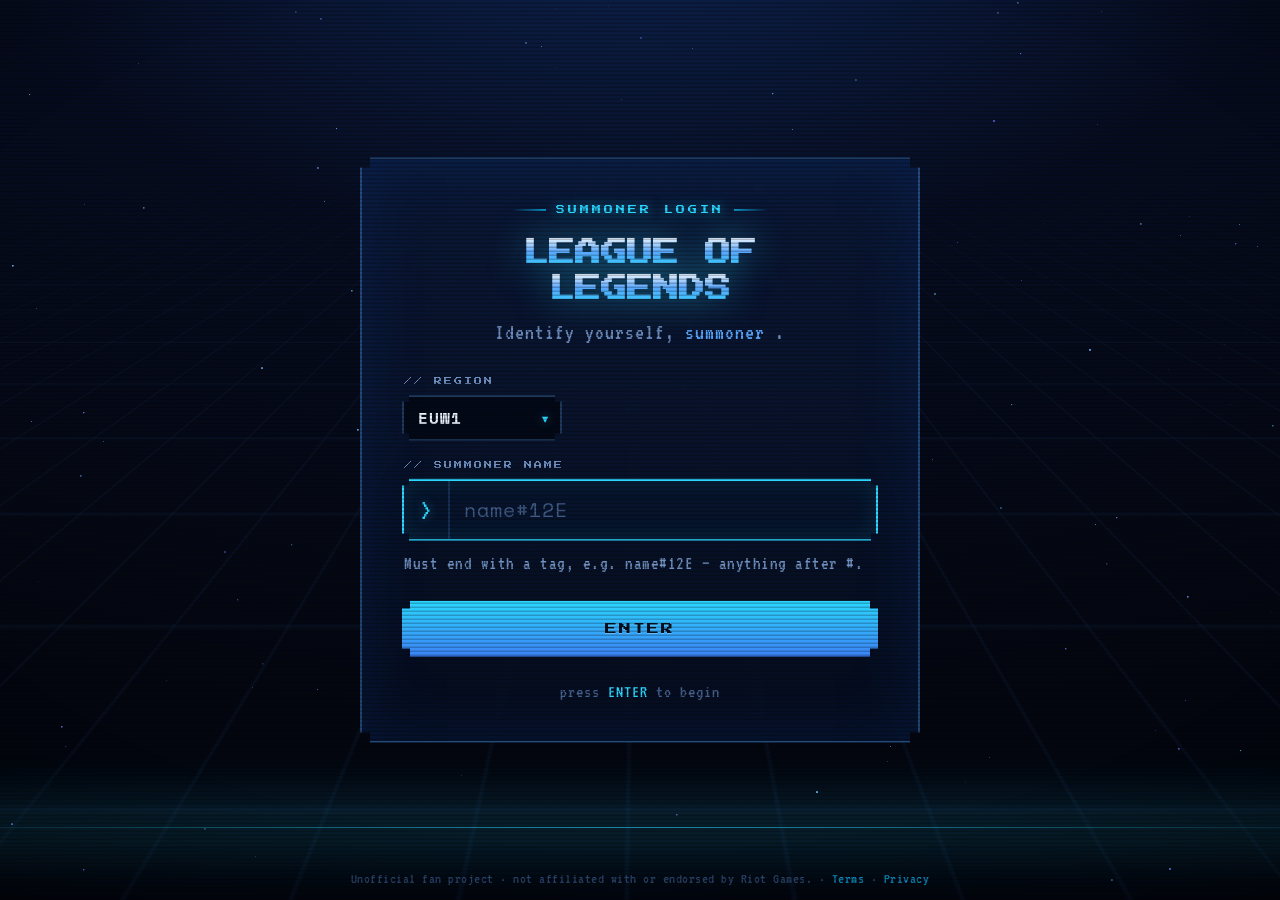
<file: index.html>
<!DOCTYPE html>
<html lang="en">
<head>
<meta charset="UTF-8" />
<meta name="viewport" content="width=device-width, initial-scale=1.0" />
<title>Summoner Login</title>
<link rel="preconnect" href="https://fonts.googleapis.com" />
<link rel="preconnect" href="https://fonts.gstatic.com" crossorigin />
<link href="https://fonts.googleapis.com/css2?family=Press+Start+2P&family=Space+Mono:wght@400;700&family=VT323&display=swap" rel="stylesheet" />
<style>
  :root {
    --bg-0: #03060f;
    --bg-1: #060c1f;
    --bg-2: #0a1631;
    --grid: rgba(40, 110, 200, 0.10);
    --cyan: #2bd6ff;
    --cyan-deep: #0a93c8;
    --blue: #3b82f6;
    --blue-bright: #5aa8ff;
    --blue-deep: #0a3d91;
    --ink: #cfe6ff;
    --ink-dim: #6f8fbf;
    --danger: #ff5d7a;
    --ok: #57f5b0;
  }

  * { box-sizing: border-box; }

  html, body {
    margin: 0;
    padding: 0;
    height: 100%;
    background: var(--bg-0);
    color: var(--ink);
    font-family: "Space Mono", monospace;
    overflow: hidden;
  }

  #root { height: 100%; }

  /* ===== Scene ===== */
  .scene {
    position: relative;
    height: 100%;
    width: 100%;
    display: flex;
    align-items: center;
    justify-content: center;
    background:
      radial-gradient(120% 90% at 50% -10%, #0d2350 0%, var(--bg-1) 42%, var(--bg-0) 100%);
    overflow: hidden;
  }

  /* drifting pixel grid */
  .grid-layer {
    position: absolute;
    inset: -50% -50% -50% -50%;
    background-image:
      linear-gradient(var(--grid) 1px, transparent 1px),
      linear-gradient(90deg, var(--grid) 1px, transparent 1px);
    background-size: 44px 44px;
    transform: perspective(420px) rotateX(62deg) translateZ(0);
    transform-origin: 50% 40%;
    animation: gridDrift 14s linear infinite;
    opacity: 0.7;
    mask-image: radial-gradient(80% 70% at 50% 60%, #000 30%, transparent 80%);
  }
  @keyframes gridDrift {
    from { background-position: 0 0, 0 0; }
    to   { background-position: 0 44px, 44px 0; }
  }

  /* particle canvas */
  #stars { position: absolute; inset: 0; }

  /* horizon glow */
  .horizon {
    position: absolute;
    left: 50%;
    bottom: 8%;
    width: 140%;
    height: 1px;
    transform: translateX(-50%);
    background: linear-gradient(90deg, transparent, var(--cyan), transparent);
    box-shadow: 0 0 60px 16px rgba(43, 214, 255, 0.25);
    opacity: 0.55;
  }

  /* CRT scanlines + vignette overlay */
  .crt {
    position: absolute;
    inset: 0;
    pointer-events: none;
    z-index: 50;
    background:
      repeating-linear-gradient(
        to bottom,
        rgba(0, 0, 0, 0) 0px,
        rgba(0, 0, 0, 0) 2px,
        rgba(0, 0, 0, 0.22) 3px,
        rgba(0, 0, 0, 0.22) 4px
      );
    mix-blend-mode: multiply;
  }
  .vignette {
    position: absolute;
    inset: 0;
    pointer-events: none;
    z-index: 51;
    background: radial-gradient(110% 90% at 50% 45%, transparent 55%, rgba(0,0,0,0.6) 100%);
  }

  /* ===== Console card ===== */
  .console {
    position: relative;
    z-index: 10;
    width: min(560px, 90vw);
    max-height: 94vh;
    overflow-y: auto;
    padding: 46px 40px 40px;
    text-align: center;
    background:
      linear-gradient(180deg, rgba(12,28,62,0.72), rgba(6,14,33,0.86));
    border: 2px solid rgba(91, 168, 255, 0.35);
    box-shadow:
      0 0 0 1px rgba(0,0,0,0.6),
      0 0 0 6px rgba(8, 16, 36, 0.6),
      0 0 0 8px rgba(91, 168, 255, 0.14),
      0 30px 80px -20px rgba(0, 0, 0, 0.8),
      inset 0 0 60px rgba(10, 61, 145, 0.25);
    backdrop-filter: blur(2px);
    /* pixel-cut corners */
    clip-path: polygon(
      0 10px, 10px 10px, 10px 0,
      calc(100% - 10px) 0, calc(100% - 10px) 10px, 100% 10px,
      100% calc(100% - 10px), calc(100% - 10px) calc(100% - 10px), calc(100% - 10px) 100%,
      10px 100%, 10px calc(100% - 10px), 0 calc(100% - 10px)
    );
  }

  .eyebrow {
    font-family: "Press Start 2P", monospace;
    font-size: 9px;
    letter-spacing: 3px;
    color: var(--cyan);
    text-shadow: 0 0 12px rgba(43, 214, 255, 0.6);
    margin-bottom: 22px;
    display: flex;
    align-items: center;
    justify-content: center;
    gap: 10px;
  }
  .eyebrow::before, .eyebrow::after {
    content: "";
    height: 2px;
    width: 34px;
    background: linear-gradient(90deg, transparent, var(--cyan-deep));
  }
  .eyebrow::after { background: linear-gradient(90deg, var(--cyan-deep), transparent); }

  .wordmark {
    font-family: "Press Start 2P", monospace;
    line-height: 1.35;
    margin: 0 0 6px;
    text-transform: uppercase;
  }
  .wordmark .l1 { font-size: 26px; display: block; }
  .wordmark .l2 { font-size: 26px; display: block; }
  .wordmark .accent {
    background: linear-gradient(180deg, #ffffff 0%, var(--blue-bright) 45%, var(--cyan) 100%);
    -webkit-background-clip: text;
    background-clip: text;
    color: transparent;
    filter: drop-shadow(0 0 18px rgba(43, 214, 255, 0.55));
  }
  .tagline {
    font-family: "VT323", monospace;
    font-size: 22px;
    letter-spacing: 1px;
    color: var(--ink-dim);
    margin: 14px 0 34px;
  }
  .tagline b { color: var(--blue-bright); font-weight: 400; }

  /* ===== Field ===== */
  .field-label {
    font-family: "Press Start 2P", monospace;
    font-size: 8px;
    letter-spacing: 2px;
    color: var(--ink-dim);
    text-align: left;
    margin: 0 0 10px 2px;
    display: block;
  }

  /* region selector */
  .select-wrap {
    position: relative;
    margin-bottom: 20px;
    width: 160px;
    text-align: left;
  }
  .region-select {
    appearance: none;
    -webkit-appearance: none;
    width: 100%;
    height: 46px;
    padding: 0 34px 0 14px;
    border: 2px solid rgba(91, 168, 255, 0.30);
    background: rgba(3, 8, 20, 0.85);
    color: #eaf4ff;
    font-family: "Space Mono", monospace;
    font-weight: 700;
    font-size: 16px;
    letter-spacing: 1px;
    cursor: pointer;
    outline: 0;
    transition: border-color .18s ease, box-shadow .25s ease, background .25s ease;
    clip-path: polygon(
      0 7px, 7px 7px, 7px 0,
      calc(100% - 7px) 0, calc(100% - 7px) 7px, 100% 7px,
      100% calc(100% - 7px), calc(100% - 7px) calc(100% - 7px), calc(100% - 7px) 100%,
      7px 100%, 7px calc(100% - 7px), 0 calc(100% - 7px)
    );
  }
  .region-select:focus {
    border-color: var(--cyan);
    background: rgba(7, 20, 44, 0.95);
    box-shadow:
      0 0 0 2px rgba(43, 214, 255, 0.18),
      0 0 22px rgba(43, 214, 255, 0.30);
  }
  .region-select option { background: #060c1f; color: #eaf4ff; }
  .select-caret {
    position: absolute;
    right: 12px;
    top: 50%;
    transform: translateY(-50%);
    color: var(--cyan);
    font-size: 16px;
    pointer-events: none;
    text-shadow: 0 0 10px rgba(43, 214, 255, 0.5);
  }

  .field-wrap {
    position: relative;
    display: flex;
    align-items: stretch;
    border: 2px solid rgba(91, 168, 255, 0.30);
    background: rgba(3, 8, 20, 0.85);
    transition: border-color .18s ease, box-shadow .25s ease, background .25s ease;
    clip-path: polygon(
      0 7px, 7px 7px, 7px 0,
      calc(100% - 7px) 0, calc(100% - 7px) 7px, 100% 7px,
      100% calc(100% - 7px), calc(100% - 7px) calc(100% - 7px), calc(100% - 7px) 100%,
      7px 100%, 7px calc(100% - 7px), 0 calc(100% - 7px)
    );
  }
  .field-wrap.focused {
    border-color: var(--cyan);
    background: rgba(7, 20, 44, 0.95);
    box-shadow:
      0 0 0 2px rgba(43, 214, 255, 0.18),
      0 0 28px rgba(43, 214, 255, 0.35),
      inset 0 0 22px rgba(43, 214, 255, 0.12);
  }
  .field-wrap.error {
    border-color: var(--danger);
    box-shadow: 0 0 0 2px rgba(255, 93, 122, 0.18), 0 0 22px rgba(255, 93, 122, 0.30);
    animation: shake .32s ease;
  }
  @keyframes shake {
    0%,100%{transform:translateX(0)} 20%{transform:translateX(-7px)}
    40%{transform:translateX(6px)} 60%{transform:translateX(-4px)} 80%{transform:translateX(3px)}
  }

  .field-sigil {
    display: flex;
    align-items: center;
    justify-content: center;
    width: 46px;
    font-family: "VT323", monospace;
    font-size: 30px;
    color: var(--cyan);
    border-right: 2px solid rgba(91, 168, 255, 0.18);
    text-shadow: 0 0 10px rgba(43,214,255,0.5);
    user-select: none;
  }

  .field-input {
    flex: 1;
    border: 0;
    outline: 0;
    background: transparent;
    color: #eaf4ff;
    font-family: "Space Mono", monospace;
    font-weight: 700;
    font-size: 20px;
    letter-spacing: 1px;
    padding: 0 14px;
    height: 58px;
    caret-color: var(--cyan);
  }
  .field-input::placeholder { color: #3f5a86; font-weight: 400; letter-spacing: 1px; }

  .field-counter {
    display: flex;
    align-items: center;
    padding: 0 14px;
    font-family: "VT323", monospace;
    font-size: 19px;
    color: var(--ink-dim);
    border-left: 2px solid rgba(91, 168, 255, 0.12);
  }
  .field-counter.warn { color: var(--blue-bright); }

  /* feedback line */
  .feedback {
    min-height: 22px;
    margin: 12px 2px 0;
    text-align: left;
    font-family: "VT323", monospace;
    font-size: 19px;
    letter-spacing: .5px;
    color: var(--ink-dim);
    display: flex;
    align-items: center;
    gap: 8px;
  }
  .feedback.err { color: var(--danger); }
  .feedback.ok { color: var(--ok); }
  .feedback .blip { width: 8px; height: 8px; background: currentColor; box-shadow: 0 0 8px currentColor; }

  /* ===== Submit ===== */
  .submit {
    margin-top: 26px;
    width: 100%;
    height: 56px;
    border: 0;
    cursor: pointer;
    position: relative;
    font-family: "Press Start 2P", monospace;
    font-size: 12px;
    letter-spacing: 2px;
    color: #03101f;
    background: linear-gradient(180deg, var(--cyan) 0%, var(--blue) 100%);
    text-shadow: 0 1px 0 rgba(255,255,255,0.25);
    box-shadow:
      0 0 0 2px #03060f,
      0 0 0 4px rgba(91,168,255,0.45),
      0 6px 0 0 var(--blue-deep),
      0 8px 26px rgba(43, 214, 255, 0.35);
    transition: transform .08s ease, box-shadow .08s ease, filter .2s ease;
    clip-path: polygon(
      0 8px, 8px 8px, 8px 0,
      calc(100% - 8px) 0, calc(100% - 8px) 8px, 100% 8px,
      100% calc(100% - 8px), calc(100% - 8px) calc(100% - 8px), calc(100% - 8px) 100%,
      8px 100%, 8px calc(100% - 8px), 0 calc(100% - 8px)
    );
  }
  .submit:hover { filter: brightness(1.08); }
  .submit:active {
    transform: translateY(5px);
    box-shadow:
      0 0 0 2px #03060f,
      0 0 0 4px rgba(91,168,255,0.45),
      0 1px 0 0 var(--blue-deep),
      0 3px 14px rgba(43, 214, 255, 0.3);
  }
  .submit:disabled { cursor: progress; filter: saturate(0.7) brightness(0.95); }

  /* loading */
  .submit .loadbar {
    position: absolute;
    left: 0; bottom: 0;
    height: 4px;
    background: #03101f;
    box-shadow: 0 0 10px rgba(3,16,31,0.6);
    transition: width .2s linear;
  }

  .footer {
    margin-top: 26px;
    font-family: "VT323", monospace;
    font-size: 18px;
    color: #44608c;
    letter-spacing: 1px;
  }
  .footer .blink { animation: blink 1.1s steps(1) infinite; color: var(--cyan); }
  @keyframes blink { 50% { opacity: 0; } }

  @keyframes resultIn { from { opacity: 0; transform: translateY(8px); } to { opacity: 1; transform: none; } }

  /* ===== Stats dashboard (profile window) ===== */
  .profile {
    width: min(960px, 94vw);
    padding: 26px 30px 26px;
    text-align: left;
    animation: resultIn .25s ease;
  }

  .stats-topbar {
    display: flex;
    align-items: center;
    justify-content: space-between;
    margin-bottom: 18px;
  }
  .stats-brand {
    font-family: "Press Start 2P", monospace;
    font-size: 15px;
    letter-spacing: 2px;
    color: var(--blue-bright);
    text-shadow: 0 0 16px rgba(43, 214, 255, 0.45);
  }
  .signout-btn {
    font-family: "Press Start 2P", monospace;
    font-size: 9px;
    letter-spacing: 1px;
    color: var(--ink-dim);
    background: rgba(7, 20, 44, 0.7);
    border: 2px solid rgba(91, 168, 255, 0.30);
    padding: 10px 14px;
    cursor: pointer;
    transition: color .18s ease, border-color .18s ease, box-shadow .2s ease;
  }
  .signout-btn:hover {
    color: var(--cyan);
    border-color: var(--cyan);
    box-shadow: 0 0 18px rgba(43, 214, 255, 0.25);
  }
  .stats-actions {
    display: flex;
    align-items: center;
    gap: 10px;
  }
  /* Champion Dex link: same chrome as sign-out but cyan-accented to read as a
     feature link rather than a destructive action. */
  .dex-link-btn {
    color: var(--cyan);
    border-color: rgba(43, 214, 255, 0.40);
    text-decoration: none;
  }

  /* summoner card */
  .summoner-card {
    display: flex;
    align-items: center;
    gap: 22px;
    padding: 18px 22px;
    margin-bottom: 26px;
    background: rgba(7, 20, 44, 0.55);
    border: 2px solid rgba(91, 168, 255, 0.30);
    box-shadow: inset 0 0 40px rgba(10, 61, 145, 0.25);
  }
  .sc-portrait { position: relative; flex: 0 0 96px; }
  .sc-icon {
    width: 96px;
    height: 96px;
    display: block;
    image-rendering: pixelated;
    border: 2px solid rgba(91, 168, 255, 0.5);
    background: #03060f;
    box-shadow: 0 0 20px rgba(43, 214, 255, 0.25);
  }
  .sc-level {
    position: absolute;
    bottom: -10px;
    left: 50%;
    transform: translateX(-50%);
    font-family: "Press Start 2P", monospace;
    font-size: 8px;
    letter-spacing: 1px;
    color: #03101f;
    background: linear-gradient(180deg, var(--cyan), var(--blue));
    padding: 4px 7px;
    white-space: nowrap;
    box-shadow: 0 0 10px rgba(43, 214, 255, 0.4);
  }
  .sc-identity { flex: 1; min-width: 0; }
  .sc-name {
    font-family: "Press Start 2P", monospace;
    font-size: 22px;
    color: #eaf4ff;
    text-shadow: 0 0 14px rgba(43, 214, 255, 0.3);
    margin-bottom: 10px;
    word-break: break-word;
  }
  .sc-sub {
    display: flex;
    align-items: center;
    gap: 10px;
    font-family: "Space Mono", monospace;
    font-weight: 700;
    margin-bottom: 14px;
  }
  .sc-tag { font-size: 17px; color: var(--ink-dim); }
  .sc-region {
    font-size: 12px;
    letter-spacing: 1px;
    color: var(--cyan);
    border: 1px solid rgba(43, 214, 255, 0.5);
    padding: 2px 7px;
  }
  /* Challenge total-points level; color set inline from rankColor(). */
  .sc-challenge {
    font-size: 12px;
    letter-spacing: 1px;
    color: var(--cyan);
    border: 1px solid currentColor;
    padding: 2px 7px;
  }
  /* Challenge title (resolved name from CommunityDragon). */
  .sc-title {
    font-size: 12px;
    letter-spacing: 1px;
    color: rgb(217 110 126);
    border: 1px solid currentColor;
    padding: 2px 7px;
  }
  .sc-rankline { display: flex; align-items: center; gap: 14px; }
  .sc-rank {
    display: inline-flex;
    align-items: center;
    gap: 8px;
    font-family: "Press Start 2P", monospace;
    font-size: 10px;
    letter-spacing: 1px;
    color: #f2d27a;
    background: rgba(40, 30, 8, 0.5);
    border: 1px solid rgba(242, 210, 122, 0.45);
    padding: 8px 12px;
  }
  .sc-medal {
    width: 12px; height: 12px;
    background: linear-gradient(180deg, #ffe9a8, #d9a441);
    box-shadow: 0 0 8px rgba(242, 210, 122, 0.6);
  }
  .sc-lp {
    font-family: "Space Mono", monospace;
    font-weight: 700;
    font-size: 15px;
    color: var(--blue-bright);
  }
  /* pinned challenge tokens next to the rank/LP */
  .sc-challenges { display: inline-flex; align-items: center; gap: 6px; }
  .sc-challenge-token {
    width: 32px; height: 32px;
    object-fit: contain;
    filter: drop-shadow(0 0 4px rgba(0, 0, 0, 0.5));
    cursor: help;
  }
  /* cursor-following tooltip for a pinned challenge; border set inline to the
     challenge rank color */
  .challenge-tip {
    position: fixed;
    z-index: 60;
    max-width: 260px;
    padding: 11px 14px;
    background: rgba(6, 12, 28, 0.97);
    border: 1px solid var(--cyan);
    box-shadow: 0 12px 32px -10px rgba(0, 0, 0, 0.8);
    pointer-events: none;
    font-family: "Space Mono", monospace;
  }
  .challenge-tip .ct-name {
    font-weight: 700;
    font-size: 14px;
    color: var(--ink);
    margin-bottom: 6px;
  }
  .challenge-tip .ct-desc {
    font-size: 12px;
    line-height: 1.45;
    color: var(--ink-dim);
  }

  /* win-rate ring */
  .sc-winrate { flex: 0 0 auto; text-align: center; }
  .wr-ring {
    width: 92px; height: 92px;
    border-radius: 50%;
    margin: 0 auto 8px;
    display: flex;
    align-items: center;
    justify-content: center;
    background: conic-gradient(var(--cyan) 0%, rgba(43,214,255,0.12) 0%);
    box-shadow: 0 0 22px rgba(43, 214, 255, 0.25);
  }
  .wr-inner {
    width: 70px; height: 70px;
    border-radius: 50%;
    background: radial-gradient(circle at 50% 40%, #0a1d40, #03060f);
    display: flex;
    flex-direction: column;
    align-items: center;
    justify-content: center;
    gap: 1px;
  }
  .wr-pct {
    font-family: "Press Start 2P", monospace;
    font-size: 14px;
    color: #eaf4ff;
  }
  .wr-label {
    font-family: "Press Start 2P", monospace;
    font-size: 6px;
    letter-spacing: 2px;
    color: var(--ink-dim);
  }
  .wr-record {
    font-family: "Space Mono", monospace;
    font-weight: 700;
    font-size: 14px;
  }
  .wr-record .w { color: var(--cyan); }
  .wr-record .l { color: var(--danger); }

  /* match history */
  .mh-head {
    display: flex;
    align-items: center;
    justify-content: space-between;
    margin-bottom: 12px;
  }
  .mh-title {
    font-family: "Press Start 2P", monospace;
    font-size: 13px;
    letter-spacing: 2px;
    color: var(--blue-bright);
    text-shadow: 0 0 12px rgba(43, 214, 255, 0.35);
  }

  /* tab bar (MATCH HISTORY / CHALLENGES) — boxed, segmented control */
  .mh-tabs {
    display: flex;
    align-items: stretch;
    gap: 8px;
  }
  .mh-tab {
    font-family: "Press Start 2P", monospace;
    font-size: 10px;
    letter-spacing: 1px;
    color: var(--ink-dim);
    background: rgba(7, 20, 44, 0.7);
    border: 2px solid rgba(91, 168, 255, 0.25);
    padding: 9px 14px;
    cursor: pointer;
    transition: color .15s ease, border-color .15s ease, box-shadow .2s ease, background .2s ease;
  }
  .mh-tab:hover:not(.active) {
    color: var(--cyan);
    border-color: var(--cyan);
    box-shadow: 0 0 14px rgba(43, 214, 255, 0.2);
  }
  .mh-tab.active {
    color: #03101f;
    background: linear-gradient(180deg, var(--cyan), var(--blue));
    border-color: var(--cyan);
    box-shadow: 0 0 16px rgba(43, 214, 255, 0.35);
    cursor: default;
  }
  .mh-meta {
    font-family: "VT323", monospace;
    font-size: 17px;
    color: var(--ink-dim);
  }
  .match-list {
    display: flex;
    flex-direction: column;
    gap: 10px;
    max-height: 46vh;
    overflow-y: auto;
    padding-right: 4px;
    scrollbar-width: none;      /* Firefox */
    -ms-overflow-style: none;   /* IE/Edge */
  }
  .match-list::-webkit-scrollbar { width: 0; height: 0; } /* Chrome/Safari */

  .match {
    display: flex;
    align-items: center;
    gap: 16px;
    padding: 12px 16px;
    background: rgba(7, 20, 44, 0.55);
    border: 1px solid transparent;
    border-left: 4px solid var(--ink-dim);
    cursor: pointer;
    transition: transform .16s ease, border-color .16s ease, box-shadow .2s ease, background .2s ease;
  }
  .match.win  { border-left-color: var(--cyan); background: rgba(10, 40, 70, 0.45); }
  .match.loss { border-left-color: var(--danger); background: rgba(46, 14, 26, 0.40); }

  /* hover: full glowing outline + slight lift */
  .match:hover {
    transform: translateX(4px);
    border-color: rgba(43, 214, 255, 0.7);
    box-shadow:
      0 0 0 1px rgba(43, 214, 255, 0.5),
      0 0 22px rgba(43, 214, 255, 0.30),
      inset 0 0 26px rgba(43, 214, 255, 0.10);
  }
  .match.loss:hover {
    border-color: rgba(255, 93, 122, 0.7);
    box-shadow:
      0 0 0 1px rgba(255, 93, 122, 0.5),
      0 0 22px rgba(255, 93, 122, 0.28),
      inset 0 0 26px rgba(255, 93, 122, 0.10);
  }
  .match:hover .match-champ img,
  .match:hover .match-champ .fallback {
    box-shadow: 0 0 12px rgba(43, 214, 255, 0.5);
  }

  .match-champ {
    position: relative;
    flex: 0 0 50px;
    width: 50px; height: 50px;
  }
  .match-champ img {
    width: 50px; height: 50px;
    image-rendering: pixelated;
    border: 1px solid rgba(91, 168, 255, 0.4);
    background: #03060f;
  }
  .match-champ .fallback {
    position: absolute; inset: 0;
    display: flex; align-items: center; justify-content: center;
    font-family: "Press Start 2P", monospace;
    font-size: 12px;
    color: #eaf4ff;
    background: linear-gradient(180deg, rgba(91,168,255,0.30), rgba(10,61,145,0.45));
    border: 1px solid rgba(91, 168, 255, 0.4);
  }

  .match-main { flex: 1; min-width: 0; }
  .match-outcome {
    font-family: "Press Start 2P", monospace;
    font-size: 11px;
    letter-spacing: 2px;
    margin-bottom: 7px;
  }
  .match.win  .match-outcome { color: var(--cyan); }
  .match.loss .match-outcome { color: var(--danger); }
  .match-meta {
    font-family: "Space Mono", monospace;
    font-weight: 700;
    font-size: 14px;
    color: var(--ink);
  }
  .match-meta .q { color: var(--blue-bright); }
  .match-meta .dot { color: var(--ink-dim); margin: 0 6px; }
  .match-meta .dur { color: var(--ink-dim); }

  .match-kda { flex: 0 0 auto; text-align: right; min-width: 130px; }
  .match-score {
    font-family: "Space Mono", monospace;
    font-weight: 700;
    font-size: 16px;
    color: #eaf4ff;
  }
  .match-score .d { color: var(--danger); }
  .match-score .sep { color: var(--ink-dim); margin: 0 4px; }
  .match-ratio {
    font-family: "VT323", monospace;
    font-size: 16px;
    color: var(--ink-dim);
    margin-top: 3px;
  }
  .match-ratio.good { color: var(--ok); }

  .match-cs { flex: 0 0 auto; text-align: left; min-width: 110px; }
  .match-cs .cs {
    font-family: "Space Mono", monospace;
    font-weight: 700;
    font-size: 14px;
    color: var(--blue-bright);
  }
  .match-cs .res {
    font-family: "Space Mono", monospace;
    font-size: 13px;
    color: var(--ink-dim);
    margin-top: 4px;
  }
  .match-ago {
    flex: 0 0 auto;
    font-family: "VT323", monospace;
    font-size: 16px;
    color: var(--ink-dim);
    min-width: 54px;
    text-align: right;
  }
  .match-empty, .match-error {
    font-family: "VT323", monospace;
    font-size: 19px;
    color: var(--ink-dim);
    padding: 16px 4px;
    text-align: center;
  }
  .match-error { color: var(--danger); }

  /* pager */
  .pager {
    display: flex;
    align-items: center;
    justify-content: center;
    gap: 8px;
    margin-top: 18px;
  }
  .pager button {
    font-family: "Space Mono", monospace;
    font-weight: 700;
    font-size: 14px;
    min-width: 38px;
    height: 38px;
    padding: 0 8px;
    color: var(--ink);
    background: rgba(7, 20, 44, 0.7);
    border: 2px solid rgba(91, 168, 255, 0.25);
    cursor: pointer;
    transition: border-color .15s ease, color .15s ease, box-shadow .2s ease;
  }
  .pager button:hover:not(:disabled):not(.active) {
    border-color: var(--cyan);
    color: var(--cyan);
  }
  .pager button.active {
    color: #03101f;
    background: linear-gradient(180deg, var(--cyan), var(--blue));
    border-color: var(--cyan);
    box-shadow: 0 0 16px rgba(43, 214, 255, 0.4);
    cursor: default;
  }
  .pager button:disabled { opacity: 0.35; cursor: default; }
  .pager .ellipsis {
    font-family: "Space Mono", monospace;
    color: var(--ink-dim);
    padding: 0 2px;
  }

  /* ===== Match detail (scoreboard) ===== */
  .match-detail { animation: resultIn .2s ease; }
  .md-bar {
    display: flex;
    align-items: center;
    gap: 16px;
    margin-bottom: 14px;
  }
  .md-back {
    font-family: "Press Start 2P", monospace;
    font-size: 9px;
    letter-spacing: 1px;
    color: var(--ink-dim);
    background: rgba(7, 20, 44, 0.7);
    border: 2px solid rgba(91, 168, 255, 0.30);
    padding: 10px 14px;
    cursor: pointer;
    transition: color .15s ease, border-color .15s ease, box-shadow .2s ease;
  }
  .md-back:hover {
    color: var(--cyan);
    border-color: var(--cyan);
    box-shadow: 0 0 16px rgba(43, 214, 255, 0.25);
  }
  .md-summary {
    font-family: "Space Mono", monospace;
    font-weight: 700;
    font-size: 14px;
    color: var(--ink);
  }
  .md-summary .win { color: var(--cyan); }
  .md-summary .loss { color: var(--danger); }
  .md-summary .dot { color: var(--ink-dim); margin: 0 7px; }

  .md-team {
    margin-bottom: 14px;
    border: 1px solid rgba(91, 168, 255, 0.20);
    background: rgba(7, 20, 44, 0.45);
  }
  .md-team.win  { border-left: 4px solid var(--cyan); }
  .md-team.loss { border-left: 4px solid var(--danger); }
  .md-team-head {
    display: flex;
    align-items: center;
    gap: 14px;
    padding: 9px 14px;
    border-bottom: 1px solid rgba(91, 168, 255, 0.15);
  }
  .md-team-name {
    font-family: "Press Start 2P", monospace;
    font-size: 10px;
    letter-spacing: 1px;
  }
  .md-team.win  .md-team-name { color: var(--cyan); }
  .md-team.loss .md-team-name { color: var(--danger); }
  .md-team-kills {
    font-family: "Space Mono", monospace;
    font-weight: 700;
    font-size: 14px;
    color: var(--ink);
  }
  .md-objs {
    margin-left: auto;
    display: flex;
    gap: 12px;
    font-family: "VT323", monospace;
    font-size: 17px;
    color: var(--ink-dim);
  }
  .md-objs b { color: var(--blue-bright); font-weight: 400; }

  .md-row {
    display: flex;
    align-items: center;
    gap: 12px;
    padding: 7px 14px;
    border-top: 1px solid rgba(91, 168, 255, 0.07);
    cursor: pointer;
    transition: background .12s ease;
  }
  .md-row:hover { background: rgba(91, 168, 255, 0.10); }
  .md-row.me { background: rgba(43, 214, 255, 0.08); }
  .md-row.me:hover { background: rgba(43, 214, 255, 0.14); }
  .md-champ { position: relative; flex: 0 0 38px; width: 38px; height: 38px; }
  .md-champ img,
  .md-champ .fallback {
    width: 38px; height: 38px;
    image-rendering: pixelated;
    border: 1px solid rgba(91, 168, 255, 0.4);
    background: #03060f;
  }
  .md-champ .fallback {
    position: absolute; inset: 0;
    display: flex; align-items: center; justify-content: center;
    font-family: "Press Start 2P", monospace;
    font-size: 9px;
    color: #eaf4ff;
    background: linear-gradient(180deg, rgba(91,168,255,0.30), rgba(10,61,145,0.45));
  }
  .md-champ .lvl {
    position: absolute;
    bottom: -3px; right: -3px;
    font-family: "Space Mono", monospace;
    font-weight: 700;
    font-size: 10px;
    line-height: 1;
    color: #eaf4ff;
    background: #03060f;
    border: 1px solid rgba(91, 168, 255, 0.5);
    padding: 1px 3px;
  }
  .md-name {
    flex: 0 0 150px;
    min-width: 0;
    font-family: "Space Mono", monospace;
    font-weight: 700;
    font-size: 13px;
    color: #eaf4ff;
    white-space: nowrap;
    overflow: hidden;
    text-overflow: ellipsis;
  }
  .md-row.me .md-name { color: var(--cyan); }
  .md-kda {
    flex: 0 0 78px;
    font-family: "Space Mono", monospace;
    font-weight: 700;
    font-size: 13px;
    color: var(--ink);
  }
  .md-kda .d { color: var(--danger); }
  .md-kda .sep { color: var(--ink-dim); }
  .md-cs {
    flex: 0 0 62px;
    font-family: "VT323", monospace;
    font-size: 16px;
    color: var(--blue-bright);
  }
  .md-dmg { flex: 1; min-width: 80px; }
  .md-dmg .bar {
    height: 7px;
    background: linear-gradient(90deg, var(--cyan), var(--blue));
    box-shadow: 0 0 8px rgba(43, 214, 255, 0.3);
    margin-bottom: 3px;
  }
  .md-row.loss-side .md-dmg .bar {
    background: linear-gradient(90deg, var(--danger), #a83052);
    box-shadow: 0 0 8px rgba(255, 93, 122, 0.3);
  }
  .md-dmg .num {
    font-family: "VT323", monospace;
    font-size: 14px;
    color: var(--ink-dim);
  }
  .md-gold {
    flex: 0 0 64px;
    font-family: "VT323", monospace;
    font-size: 16px;
    color: #f2d27a;
    text-align: right;
  }
  .md-items {
    flex: 0 0 auto;
    display: grid;
    grid-template-columns: repeat(7, 22px);
    gap: 2px;
  }
  .md-item {
    width: 22px; height: 22px;
    background: rgba(3, 8, 20, 0.8);
    border: 1px solid rgba(91, 168, 255, 0.18);
    image-rendering: pixelated;
  }

  @media (max-width: 720px) {
    .md-dmg, .md-gold, .md-items { display: none; }
    .md-name { flex-basis: 110px; }
  }

  /* ===== Challenges tab ===== */
  .challenges-view { animation: resultIn .2s ease; }

  /* overview rect: crystal + total points on the left, category bars on the right */
  .ch-overview {
    display: flex;
    align-items: center;
    gap: 30px;
    padding: 18px 24px;
    background: rgba(7, 20, 44, 0.55);
    border: 2px solid rgba(91, 168, 255, 0.30);
    box-shadow: inset 0 0 40px rgba(10, 61, 145, 0.25);
    flex-wrap: wrap;
  }

  .ch-total-block { display: flex; align-items: center; gap: 18px; flex: 0 0 auto; }
  .ch-crystal {
    width: 76px; height: 76px;
    flex: 0 0 76px;
    display: flex;
    align-items: center;
    justify-content: center;
  }
  /* the crystal diamond; color comes from --cc (the total-points rank color) */
  .ch-crystal i {
    display: block;
    width: 50px; height: 50px;
    transform: rotate(45deg);
    color: var(--cc, var(--cyan));
    background:
      repeating-linear-gradient(180deg, rgba(255,255,255,0.16) 0 3px, transparent 3px 7px),
      linear-gradient(135deg, var(--cc, var(--cyan)), #03060f 150%);
    border: 2px solid currentColor;
    box-shadow: 0 0 18px currentColor, inset 0 0 14px rgba(0,0,0,0.5);
  }
  .ch-points {
    font-family: "Press Start 2P", monospace;
    font-size: 26px;
    line-height: 1;
    color: #eaf4ff;
    text-shadow: 0 0 16px rgba(43, 214, 255, 0.35);
  }
  .ch-points-label {
    font-family: "Press Start 2P", monospace;
    font-size: 8px;
    letter-spacing: 2px;
    color: var(--ink-dim);
    margin-top: 10px;
  }
  .ch-level {
    font-family: "Press Start 2P", monospace;
    font-size: 13px;
    letter-spacing: 1px;
    margin-top: 12px;
    color: var(--cc, var(--cyan));
    text-shadow: 0 0 12px rgba(43, 214, 255, 0.25);
  }

  /* category breakdown: one row per category — name · bar · value */
  .ch-cats { flex: 1 1 340px; min-width: 280px; display: flex; flex-direction: column; gap: 11px; }
  .ch-cat { display: flex; align-items: center; gap: 12px; }
  .ch-cat-name {
    flex: 0 0 96px;
    font-family: "Press Start 2P", monospace;
    font-size: 8px;
    letter-spacing: 1px;
    color: var(--ink-dim);
  }
  .ch-cat-track { flex: 1; height: 6px; background: rgba(91, 168, 255, 0.15); }
  .ch-cat-fill { height: 100%; background: var(--cat); box-shadow: 0 0 8px var(--cat); }
  .ch-cat-val {
    flex: 0 0 auto;
    min-width: 124px;
    text-align: right;
    font-family: "Space Mono", monospace;
    font-weight: 700;
    font-size: 14px;
    color: #eaf4ff;
    white-space: nowrap;
  }
  /* the "/ max" portion is dimmed so the current value reads first */
  .ch-cat-max { color: var(--ink-dim); font-weight: 400; }

  .ch-empty {
    font-family: "VT323", monospace;
    font-size: 19px;
    color: var(--ink-dim);
    padding: 22px 4px;
    text-align: center;
  }

  /* per-challenge list */
  .ch-list {
    margin-top: 18px;
    display: flex;
    flex-direction: column;
    gap: 10px;
    max-height: 42vh;
    overflow-y: auto;
    padding-right: 4px;
    scrollbar-width: none;
    -ms-overflow-style: none;
  }
  .ch-list::-webkit-scrollbar { width: 0; height: 0; }

  /* row accent (icon border, rank text, bottom bar) comes from --rc = rank color */
  .ch-row {
    position: relative;
    display: flex;
    align-items: center;
    gap: 16px;
    padding: 12px 16px 15px;
    background: rgba(7, 20, 44, 0.55);
    border: 1px solid rgba(91, 168, 255, 0.12);
  }
  .ch-row-bar {
    position: absolute;
    left: 0; right: 0; bottom: 0;
    height: 3px;
    background: var(--rc, var(--cyan));
    box-shadow: 0 0 10px var(--rc, var(--cyan));
  }
  .ch-row-icon { flex: 0 0 48px; width: 48px; height: 48px; }
  .ch-row-icon img {
    width: 48px; height: 48px;
    object-fit: contain;
    image-rendering: pixelated;
    filter: drop-shadow(0 0 4px rgba(0, 0, 0, 0.5));
  }
  .ch-row-icon .fallback {
    width: 48px; height: 48px;
    display: flex; align-items: center; justify-content: center;
    border: 1px solid var(--rc, rgba(91, 168, 255, 0.4));
    background: #03060f;
    font-family: "Press Start 2P", monospace;
    font-size: 11px;
    color: var(--rc, #eaf4ff);
  }
  .ch-row-main { flex: 0 0 220px; min-width: 0; }
  .ch-row-name {
    font-family: "Space Mono", monospace;
    font-weight: 700;
    font-size: 15px;
    color: #eaf4ff;
    margin-bottom: 5px;
    overflow-wrap: anywhere;
  }
  .ch-row-stat {
    font-family: "Space Mono", monospace;
    font-weight: 700;
    font-size: 13px;
    color: var(--blue-bright);
  }
  .ch-row-desc {
    flex: 1;
    min-width: 0;
    font-family: "Space Mono", monospace;
    font-size: 13px;
    line-height: 1.45;
    color: var(--ink-dim);
  }
  .ch-row-rank {
    flex: 0 0 auto;
    min-width: 108px;
    text-align: right;
    font-family: "Press Start 2P", monospace;
    font-size: 11px;
    letter-spacing: 1px;
    color: var(--rc, var(--cyan));
  }

  @media (max-width: 720px) {
    .ch-row-desc { display: none; }
    .ch-row-main { flex: 1; }
  }

  .legal {
    position: absolute;
    bottom: 14px;
    left: 0; right: 0;
    z-index: 12;
    text-align: center;
    font-family: "VT323", monospace;
    font-size: 15px;
    color: #2c466e;
    letter-spacing: .5px;
    padding: 0 16px;
  }
  .legal a { color: var(--cyan-deep); text-decoration: none; }
  .legal a:hover { color: var(--cyan); text-shadow: 0 0 10px rgba(43, 214, 255, 0.5); }

  /* ===== Mobile: stats dashboard ===== */
  @media (max-width: 600px) {
    .profile { padding: 20px 14px; }

    /* reserve room at the bottom so the card never runs under the disclaimer */
    .console, .profile { max-height: calc(100dvh - 58px); }

    .stats-brand { font-size: 12px; }

    /* sign-out: smaller and kept on one line */
    .signout-btn {
      font-size: 7px;
      letter-spacing: 0;
      padding: 8px 10px;
      white-space: nowrap;
    }

    /* compact disclaimer pinned to the very bottom */
    .legal { font-size: 12px; bottom: 8px; line-height: 1.35; }

    /* summoner card stacks: portrait + winrate on top, identity below */
    .summoner-card {
      flex-wrap: wrap;
      justify-content: center;
      gap: 14px 20px;
      padding: 16px;
      text-align: center;
    }
    .sc-identity { flex: 1 1 100%; order: 3; min-width: 0; width: 100%; }
    .sc-name { font-size: 17px; word-break: normal; overflow-wrap: anywhere; }
    .sc-sub, .sc-rankline { justify-content: center; }

    /* match rows: keep champ + outcome + KDA; drop the wide CS column.
       min-width:0 lets the flex items shrink/wrap instead of overflowing
       and overlapping their neighbours. */
    .match { gap: 12px; padding: 10px 12px; }
    .match-champ { flex: 0 0 44px; width: 44px; height: 44px; }
    .match-champ img, .match-champ .fallback { width: 44px; height: 44px; }
    .match-main { min-width: 0; }
    .match-main .match-meta { overflow-wrap: anywhere; }
    .match-cs { display: none; }
    .match-kda { min-width: 0; flex: 0 0 auto; }
    .match-meta { font-size: 13px; }
    .match-ago { min-width: 0; }

    /* match-detail summary wraps instead of overflowing */
    .md-summary { font-size: 12px; }
    .mh-title { font-size: 11px; }
  }

  /* ===== Smallest phones ===== */
  @media (max-width: 380px) {
    .match-meta .dur, .match-ago { display: none; }
    .match-outcome { font-size: 10px; }
    .match-score { font-size: 14px; }
  }

  @media (max-width: 480px) {
    .wordmark .l1, .wordmark .l2 { font-size: 19px; }
    .console { padding: 34px 22px 30px; }
  }
</style>
</head>
<body>
  <div class="scene">
    <div class="grid-layer"></div>
    <canvas id="stars"></canvas>
    <div class="horizon"></div>

    <form class="console" id="loginForm" novalidate>
      <div class="eyebrow">SUMMONER LOGIN</div>
      <h1 class="wordmark">
        <span class="l1 accent">LEAGUE OF</span>
        <span class="l2 accent">LEGENDS</span>
      </h1>
      <p class="tagline">Identify yourself, <b>summoner </b>.</p>

      <label class="field-label" for="region">// REGION</label>
      <div class="select-wrap">
        <select id="region" class="region-select">
          <option value="BR1">BR1</option>
          <option value="EUN1">EUN1</option>
          <option value="EUW1" selected>EUW1</option>
          <option value="JP1">JP1</option>
          <option value="KR">KR</option>
          <option value="LA1">LA1</option>
          <option value="LA2">LA2</option>
          <option value="ME1">ME1</option>
          <option value="NA1">NA1</option>
          <option value="OC1">OC1</option>
          <option value="RU">RU</option>
          <option value="SG2">SG2</option>
          <option value="TR1">TR1</option>
        </select>
        <span class="select-caret">▾</span>
      </div>

      <label class="field-label" for="su">// SUMMONER NAME</label>
      <div class="field-wrap" id="fieldWrap">
        <span class="field-sigil">&gt;</span>
        <input
          id="su"
          class="field-input"
          type="text"
          value=""
          placeholder="name#12E"
          autocomplete="off"
          spellcheck="false"
        />
      </div>

      <div class="feedback" id="feedback">
        <span class="blip" id="blip" hidden></span>
        <span id="feedbackText">Must end with a tag, e.g. <b>name#12E</b> — anything after #.</span>
      </div>

      <button class="submit" id="submitBtn" type="submit">
        <span id="submitLabel">ENTER</span>
        <span class="loadbar" id="loadbar" style="width:0%" hidden></span>
      </button>

      <div class="footer">
        press <span class="blink">ENTER</span> to begin
      </div>
    </form>

    <section class="console profile" id="profileView" hidden>
      <div class="stats-topbar">
        <div class="stats-brand">LEAGUE&middot;STATS</div>
        <div class="stats-actions">
          <a class="signout-btn dex-link-btn" href="champion-dex.html">CHAMPION DEX</a>
          <button class="signout-btn" id="backBtn" type="button">&lsaquo; SIGN OUT</button>
        </div>
      </div>

      <div class="summoner-card">
        <div class="sc-portrait">
          <img class="sc-icon" id="scIcon" alt="" />
          <span class="sc-level" id="scLevel">LV 1</span>
        </div>
        <div class="sc-identity">
          <div class="sc-name" id="scName">—</div>
          <div class="sc-sub">
            <span class="sc-tag" id="scTag">#0000</span>
            <span class="sc-region" id="scRegion">NA</span>
            <span class="sc-challenge" id="scChallenge" hidden></span>
            <span class="sc-title" id="scTitle" hidden></span>
          </div>
          <div class="sc-rankline">
            <span class="sc-rank" id="scRank"><span class="sc-medal"></span><span id="scRankText">UNRANKED</span></span>
            <span class="sc-lp" id="scLp"></span>
            <span class="sc-challenges" id="scChallenges"></span>
          </div>
        </div>
        <div class="sc-winrate">
          <div class="wr-ring" id="wrRing">
            <div class="wr-inner">
              <span class="wr-pct" id="wrPct">0%</span>
              <span class="wr-label">WIN</span>
            </div>
          </div>
          <div class="wr-record" id="wrRecord"></div>
        </div>
      </div>

      <div class="mh-head" id="mhHead">
        <div class="mh-tabs" id="mhTabs" role="tablist">
          <button class="mh-tab active" type="button" role="tab" data-tab="matches" aria-selected="true">MATCH HISTORY</button>
          <button class="mh-tab" type="button" role="tab" data-tab="challenges" aria-selected="false">CHALLENGES</button>
        </div>
        <span class="mh-meta" id="mhMeta"></span>
      </div>
      <div class="match-list" id="matchList"></div>
      <div class="pager" id="pager"></div>
      <div class="match-detail" id="matchDetail" hidden></div>
      <div class="challenges-view" id="challengesView" hidden></div>
    </section>

    <div class="horizon"></div>
    <div class="crt"></div>
    <div class="vignette"></div>
    <div class="legal">
      Unofficial fan project · not affiliated with or endorsed by Riot Games.
      · <a href="terms.html">Terms</a> · <a href="privacy.html">Privacy</a>
    </div>
  </div>

  <div class="challenge-tip" id="challengeTip" hidden></div>

  <script type="module" src="js/main.js"></script>
</body>
</html>
</file>
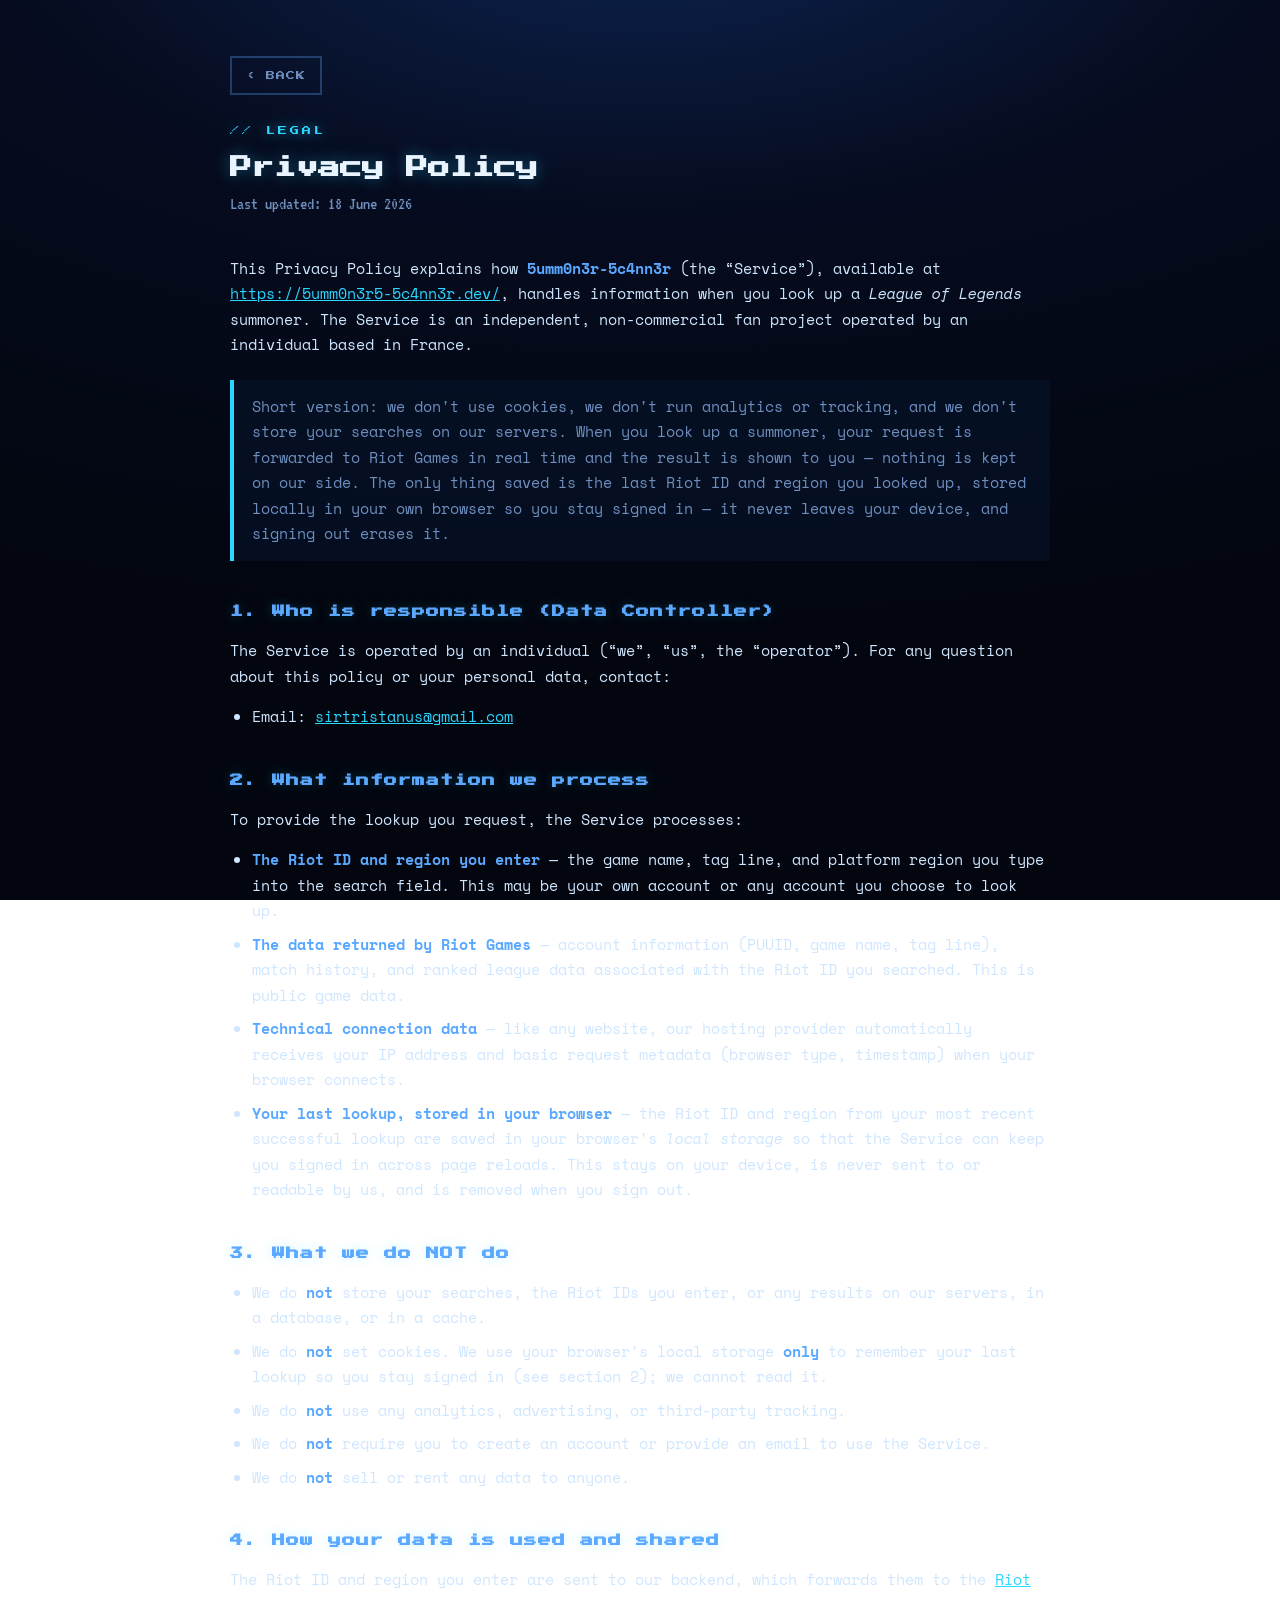
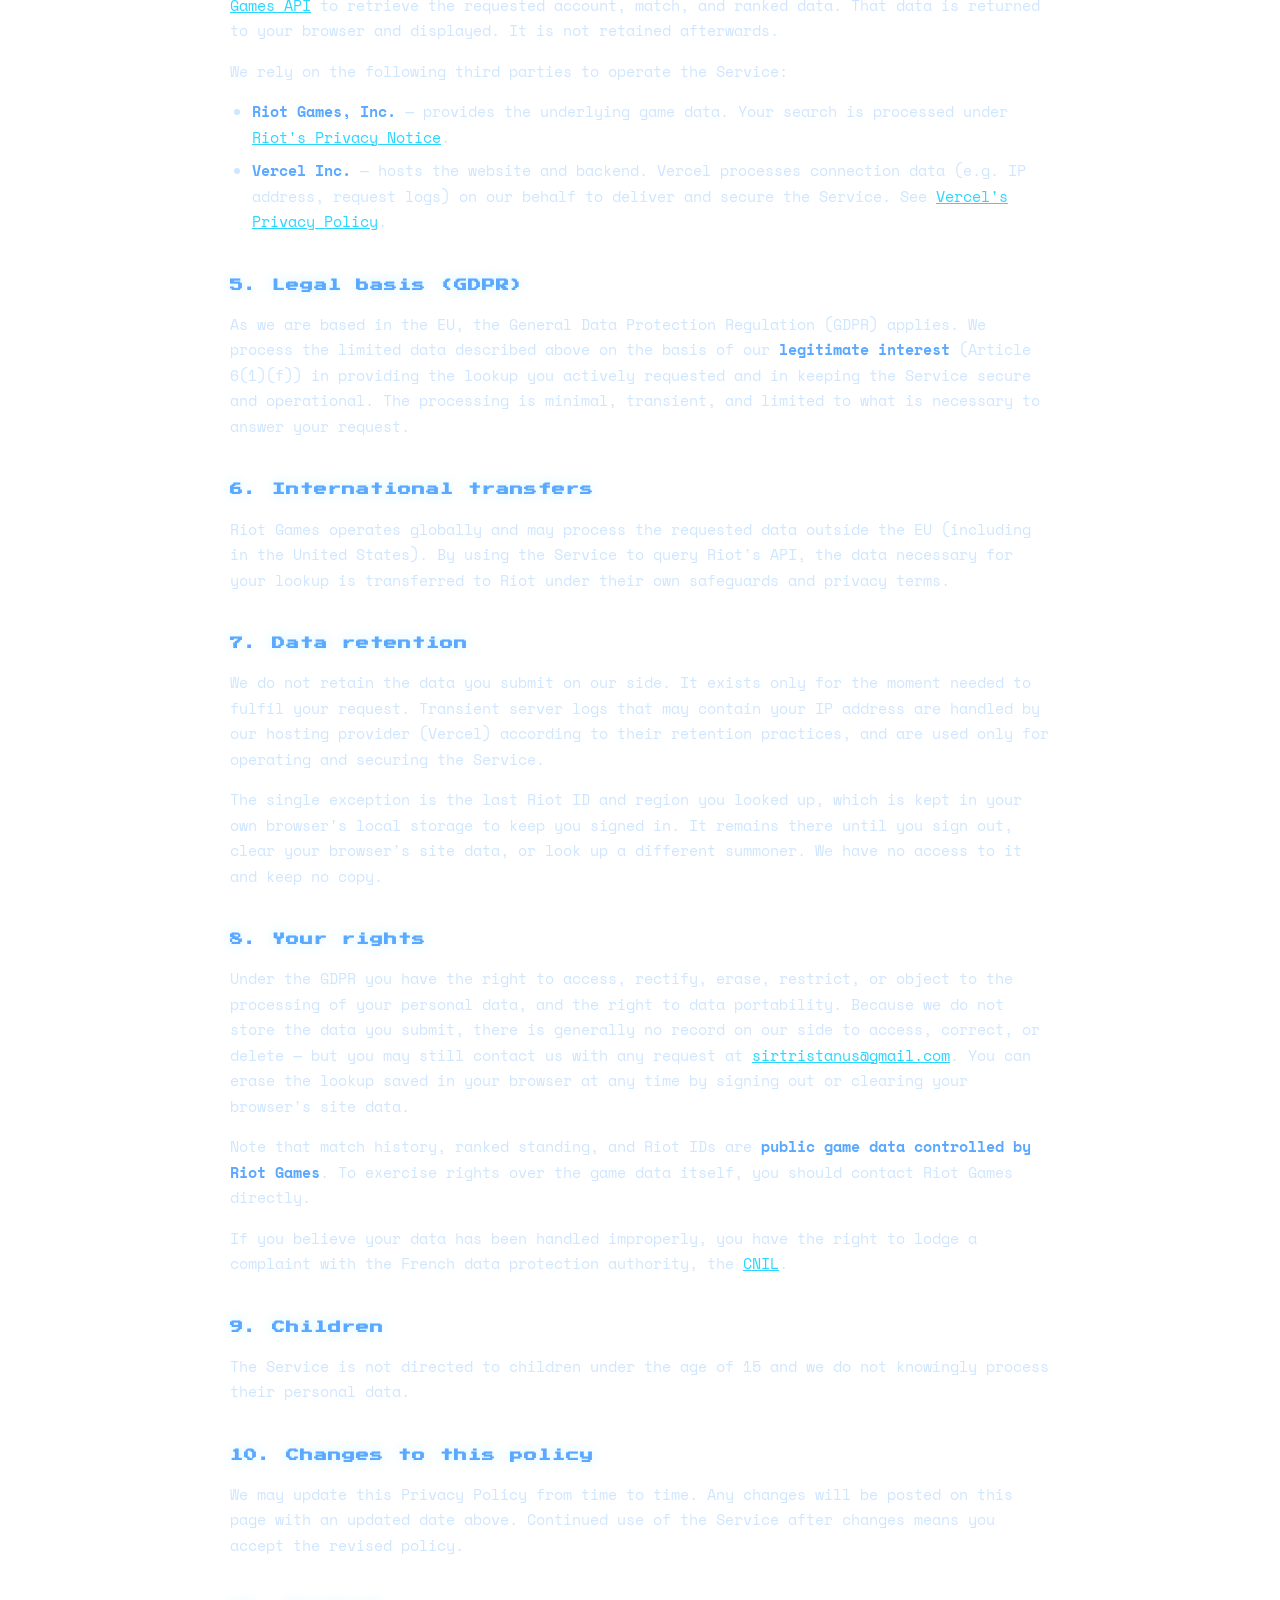
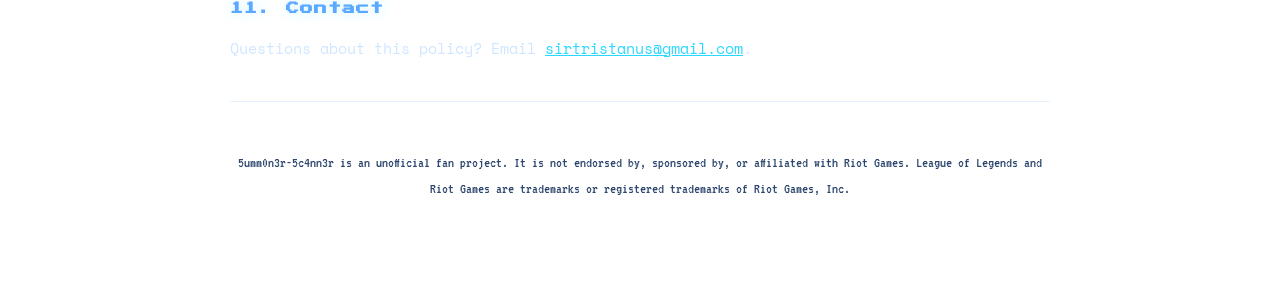
<file: privacy.html>
<!DOCTYPE html>
<html lang="en">
<head>
<meta charset="UTF-8" />
<meta name="viewport" content="width=device-width, initial-scale=1.0" />
<title>Privacy Policy · 5umm0n3r-5c4nn3r</title>
<link rel="preconnect" href="https://fonts.googleapis.com" />
<link rel="preconnect" href="https://fonts.gstatic.com" crossorigin />
<link href="https://fonts.googleapis.com/css2?family=Press+Start+2P&family=Space+Mono:wght@400;700&family=VT323&display=swap" rel="stylesheet" />
<style>
  :root {
    --bg-0: #03060f;
    --bg-1: #060c1f;
    --cyan: #2bd6ff;
    --cyan-deep: #0a93c8;
    --blue-bright: #5aa8ff;
    --ink: #cfe6ff;
    --ink-dim: #6f8fbf;
  }
  * { box-sizing: border-box; }
  html, body {
    margin: 0;
    padding: 0;
    min-height: 100%;
    background:
      radial-gradient(120% 80% at 50% -10%, #0d2350 0%, var(--bg-1) 42%, var(--bg-0) 100%) fixed;
    color: var(--ink);
    font-family: "Space Mono", monospace;
    font-size: 15px;
    line-height: 1.7;
  }
  .wrap { width: min(820px, 92vw); margin: 0 auto; padding: 56px 0 80px; }

  .back {
    display: inline-block;
    margin-bottom: 28px;
    font-family: "Press Start 2P", monospace;
    font-size: 9px;
    letter-spacing: 1px;
    color: var(--ink-dim);
    text-decoration: none;
    border: 2px solid rgba(91, 168, 255, 0.30);
    padding: 10px 14px;
    transition: color .15s ease, border-color .15s ease, box-shadow .2s ease;
  }
  .back:hover { color: var(--cyan); border-color: var(--cyan); box-shadow: 0 0 16px rgba(43,214,255,0.25); }

  .eyebrow {
    font-family: "Press Start 2P", monospace;
    font-size: 9px;
    letter-spacing: 3px;
    color: var(--cyan);
    text-shadow: 0 0 12px rgba(43, 214, 255, 0.6);
    margin-bottom: 14px;
  }
  h1 {
    font-family: "Press Start 2P", monospace;
    font-size: 22px;
    line-height: 1.4;
    margin: 0 0 6px;
    color: #eaf4ff;
    text-shadow: 0 0 16px rgba(43, 214, 255, 0.35);
  }
  .updated {
    font-family: "VT323", monospace;
    font-size: 18px;
    color: var(--ink-dim);
    margin-bottom: 36px;
  }
  h2 {
    font-family: "Press Start 2P", monospace;
    font-size: 13px;
    letter-spacing: 1px;
    color: var(--blue-bright);
    margin: 40px 0 14px;
    text-shadow: 0 0 12px rgba(43, 214, 255, 0.25);
  }
  p, li { color: var(--ink); }
  a { color: var(--cyan); }
  b { color: var(--blue-bright); font-weight: 700; }
  ul { padding-left: 22px; }
  li { margin-bottom: 8px; }
  .note {
    border-left: 4px solid var(--cyan);
    background: rgba(7, 20, 44, 0.55);
    padding: 14px 18px;
    margin: 22px 0;
    color: var(--ink-dim);
  }
  hr { border: 0; border-top: 1px solid rgba(91,168,255,0.15); margin: 40px 0; }
  .foot {
    font-family: "VT323", monospace;
    font-size: 15px;
    color: #2c466e;
    margin-top: 48px;
    text-align: center;
  }
</style>
</head>
<body>
  <div class="wrap">
    <a class="back" href="index.html">&lsaquo; BACK</a>

    <div class="eyebrow">// LEGAL</div>
    <h1>Privacy Policy</h1>
    <div class="updated">Last updated: 18 June 2026</div>

    <p>
      This Privacy Policy explains how <b>5umm0n3r-5c4nn3r</b> (the “Service”), available at
      <a href="https://5umm0n3r5-5c4nn3r.dev/">https://5umm0n3r5-5c4nn3r.dev/</a>, handles information
      when you look up a <i>League of Legends</i> summoner. The Service is an independent, non-commercial
      fan project operated by an individual based in France.
    </p>

    <div class="note">
      Short version: we don't use cookies, we don't run analytics or tracking, and we don't store your
      searches on our servers. When you look up a summoner, your request is forwarded to Riot Games in real
      time and the result is shown to you — nothing is kept on our side. The only thing saved is the last
      Riot ID and region you looked up, stored locally in your own browser so you stay signed in — it never
      leaves your device, and signing out erases it.
    </div>

    <h2>1. Who is responsible (Data Controller)</h2>
    <p>
      The Service is operated by an individual (“we”, “us”, the “operator”). For any question about this
      policy or your personal data, contact:
    </p>
    <ul>
      <li>Email: <a href="mailto:sirtristanus@gmail.com">sirtristanus@gmail.com</a></li>
    </ul>

    <h2>2. What information we process</h2>
    <p>To provide the lookup you request, the Service processes:</p>
    <ul>
      <li>
        <b>The Riot ID and region you enter</b> — the game name, tag line, and platform region you type
        into the search field. This may be your own account or any account you choose to look up.
      </li>
      <li>
        <b>The data returned by Riot Games</b> — account information (PUUID, game name, tag line), match
        history, and ranked league data associated with the Riot ID you searched. This is public game data.
      </li>
      <li>
        <b>Technical connection data</b> — like any website, our hosting provider automatically receives
        your IP address and basic request metadata (browser type, timestamp) when your browser connects.
      </li>
      <li>
        <b>Your last lookup, stored in your browser</b> — the Riot ID and region from your most recent
        successful lookup are saved in your browser's <i>local storage</i> so that the Service can keep you
        signed in across page reloads. This stays on your device, is never sent to or readable by us, and is
        removed when you sign out.
      </li>
    </ul>

    <h2>3. What we do NOT do</h2>
    <ul>
      <li>We do <b>not</b> store your searches, the Riot IDs you enter, or any results on our servers, in a database, or in a cache.</li>
      <li>We do <b>not</b> set cookies. We use your browser's local storage <b>only</b> to remember your last lookup so you stay signed in (see section 2); we cannot read it.</li>
      <li>We do <b>not</b> use any analytics, advertising, or third-party tracking.</li>
      <li>We do <b>not</b> require you to create an account or provide an email to use the Service.</li>
      <li>We do <b>not</b> sell or rent any data to anyone.</li>
    </ul>

    <h2>4. How your data is used and shared</h2>
    <p>
      The Riot ID and region you enter are sent to our backend, which forwards them to the
      <a href="https://developer.riotgames.com/" target="_blank" rel="noopener">Riot Games API</a> to retrieve
      the requested account, match, and ranked data. That data is returned to your browser and displayed.
      It is not retained afterwards.
    </p>
    <p>We rely on the following third parties to operate the Service:</p>
    <ul>
      <li>
        <b>Riot Games, Inc.</b> — provides the underlying game data. Your search is processed under
        <a href="https://www.riotgames.com/en/privacy-notice" target="_blank" rel="noopener">Riot's Privacy Notice</a>.
      </li>
      <li>
        <b>Vercel Inc.</b> — hosts the website and backend. Vercel processes connection data (e.g. IP
        address, request logs) on our behalf to deliver and secure the Service. See
        <a href="https://vercel.com/legal/privacy-policy" target="_blank" rel="noopener">Vercel's Privacy Policy</a>.
      </li>
    </ul>

    <h2>5. Legal basis (GDPR)</h2>
    <p>
      As we are based in the EU, the General Data Protection Regulation (GDPR) applies. We process the
      limited data described above on the basis of our <b>legitimate interest</b> (Article 6(1)(f)) in
      providing the lookup you actively requested and in keeping the Service secure and operational. The
      processing is minimal, transient, and limited to what is necessary to answer your request.
    </p>

    <h2>6. International transfers</h2>
    <p>
      Riot Games operates globally and may process the requested data outside the EU (including in the
      United States). By using the Service to query Riot's API, the data necessary for your lookup is
      transferred to Riot under their own safeguards and privacy terms.
    </p>

    <h2>7. Data retention</h2>
    <p>
      We do not retain the data you submit on our side. It exists only for the moment needed to fulfil your
      request. Transient server logs that may contain your IP address are handled by our hosting provider
      (Vercel) according to their retention practices, and are used only for operating and securing the
      Service.
    </p>
    <p>
      The single exception is the last Riot ID and region you looked up, which is kept in your own browser's
      local storage to keep you signed in. It remains there until you sign out, clear your browser's site
      data, or look up a different summoner. We have no access to it and keep no copy.
    </p>

    <h2>8. Your rights</h2>
    <p>
      Under the GDPR you have the right to access, rectify, erase, restrict, or object to the processing of
      your personal data, and the right to data portability. Because we do not store the data you submit,
      there is generally no record on our side to access, correct, or delete — but you may still contact us
      with any request at <a href="mailto:sirtristanus@gmail.com">sirtristanus@gmail.com</a>. You can erase
      the lookup saved in your browser at any time by signing out or clearing your browser's site data.
    </p>
    <p>
      Note that match history, ranked standing, and Riot IDs are <b>public game data controlled by Riot
      Games</b>. To exercise rights over the game data itself, you should contact Riot Games directly.
    </p>
    <p>
      If you believe your data has been handled improperly, you have the right to lodge a complaint with the
      French data protection authority, the
      <a href="https://www.cnil.fr/" target="_blank" rel="noopener">CNIL</a>.
    </p>

    <h2>9. Children</h2>
    <p>
      The Service is not directed to children under the age of 15 and we do not knowingly process their
      personal data.
    </p>

    <h2>10. Changes to this policy</h2>
    <p>
      We may update this Privacy Policy from time to time. Any changes will be posted on this page with an
      updated date above. Continued use of the Service after changes means you accept the revised policy.
    </p>

    <h2>11. Contact</h2>
    <p>Questions about this policy? Email <a href="mailto:sirtristanus@gmail.com">sirtristanus@gmail.com</a>.</p>

    <hr />
    <p class="foot">
      5umm0n3r-5c4nn3r is an unofficial fan project. It is not endorsed by, sponsored by, or affiliated with
      Riot Games. League of Legends and Riot Games are trademarks or registered trademarks of Riot Games, Inc.
    </p>
  </div>
</body>
</html>
</file>
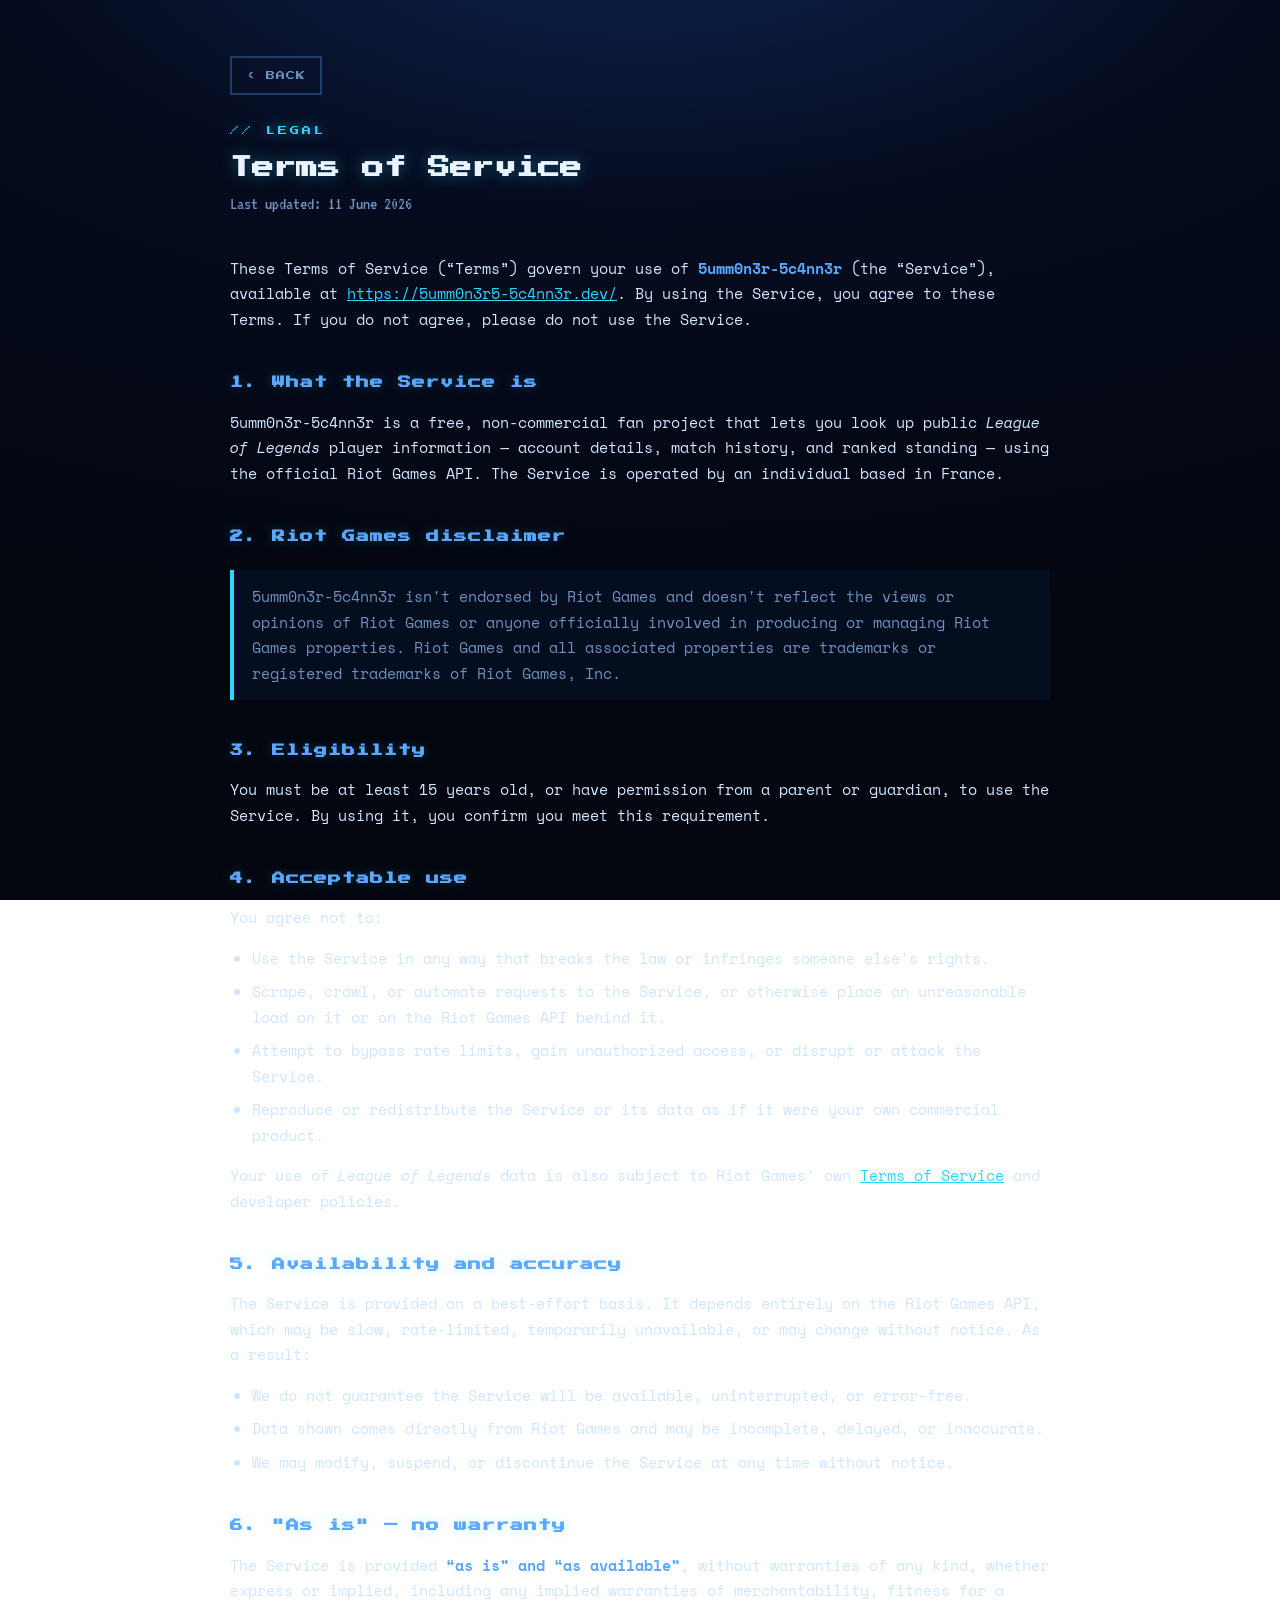
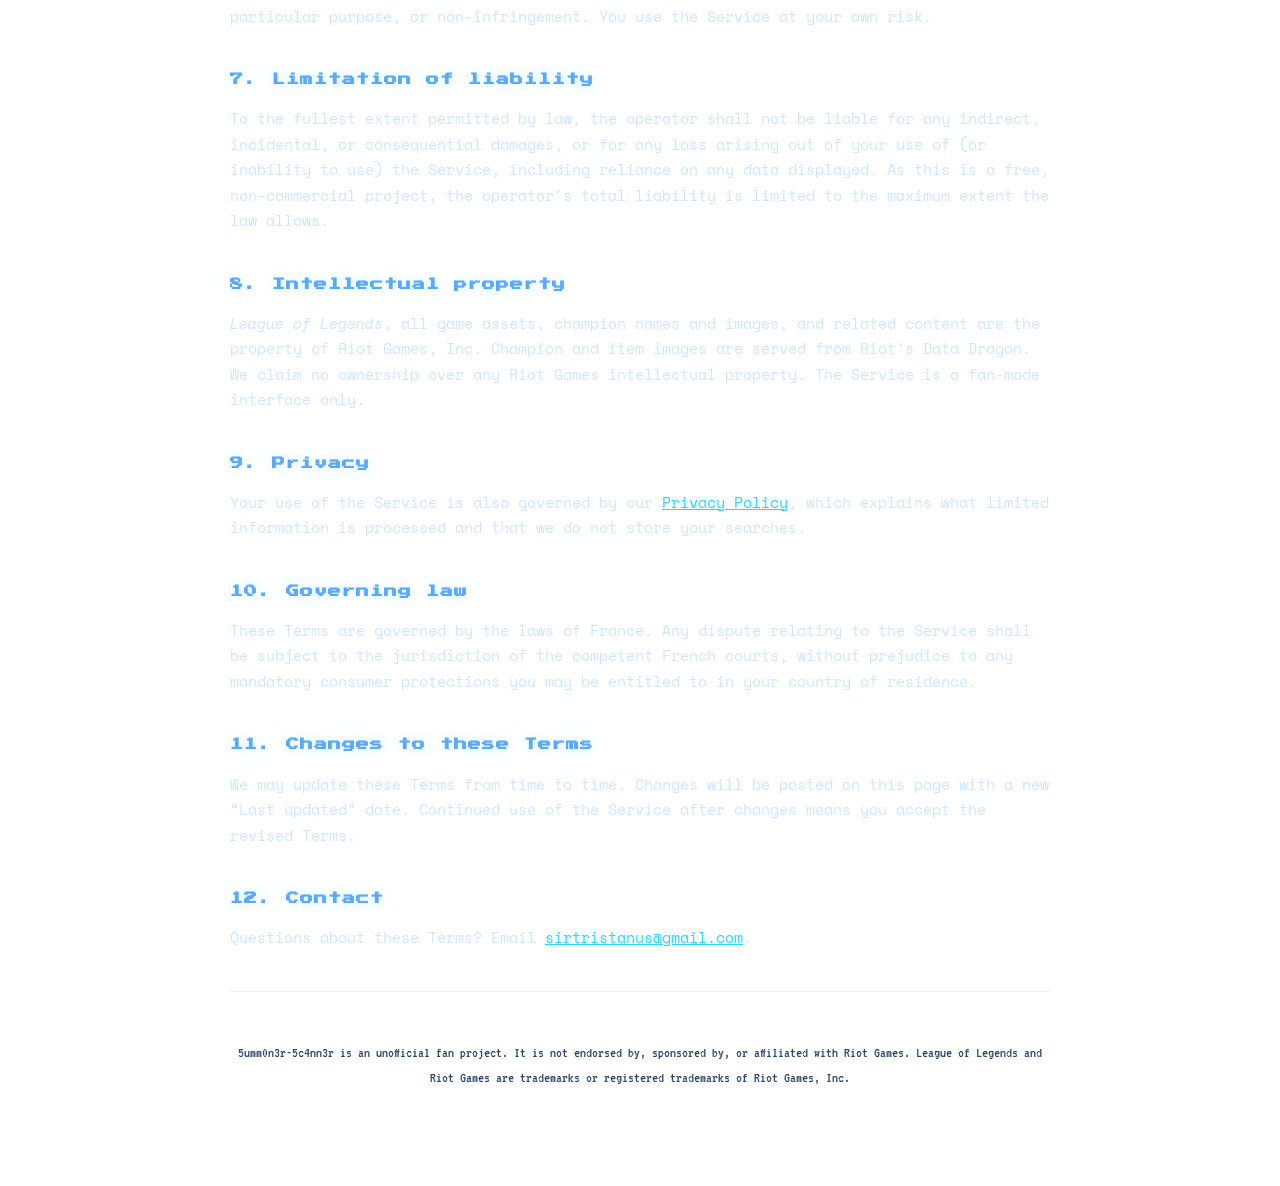
<file: terms.html>
<!DOCTYPE html>
<html lang="en">
<head>
<meta charset="UTF-8" />
<meta name="viewport" content="width=device-width, initial-scale=1.0" />
<title>Terms of Service · 5umm0n3r-5c4nn3r</title>
<link rel="preconnect" href="https://fonts.googleapis.com" />
<link rel="preconnect" href="https://fonts.gstatic.com" crossorigin />
<link href="https://fonts.googleapis.com/css2?family=Press+Start+2P&family=Space+Mono:wght@400;700&family=VT323&display=swap" rel="stylesheet" />
<style>
  :root {
    --bg-0: #03060f;
    --bg-1: #060c1f;
    --cyan: #2bd6ff;
    --cyan-deep: #0a93c8;
    --blue-bright: #5aa8ff;
    --ink: #cfe6ff;
    --ink-dim: #6f8fbf;
  }
  * { box-sizing: border-box; }
  html, body {
    margin: 0;
    padding: 0;
    min-height: 100%;
    background:
      radial-gradient(120% 80% at 50% -10%, #0d2350 0%, var(--bg-1) 42%, var(--bg-0) 100%) fixed;
    color: var(--ink);
    font-family: "Space Mono", monospace;
    font-size: 15px;
    line-height: 1.7;
  }
  .wrap { width: min(820px, 92vw); margin: 0 auto; padding: 56px 0 80px; }

  .back {
    display: inline-block;
    margin-bottom: 28px;
    font-family: "Press Start 2P", monospace;
    font-size: 9px;
    letter-spacing: 1px;
    color: var(--ink-dim);
    text-decoration: none;
    border: 2px solid rgba(91, 168, 255, 0.30);
    padding: 10px 14px;
    transition: color .15s ease, border-color .15s ease, box-shadow .2s ease;
  }
  .back:hover { color: var(--cyan); border-color: var(--cyan); box-shadow: 0 0 16px rgba(43,214,255,0.25); }

  .eyebrow {
    font-family: "Press Start 2P", monospace;
    font-size: 9px;
    letter-spacing: 3px;
    color: var(--cyan);
    text-shadow: 0 0 12px rgba(43, 214, 255, 0.6);
    margin-bottom: 14px;
  }
  h1 {
    font-family: "Press Start 2P", monospace;
    font-size: 22px;
    line-height: 1.4;
    margin: 0 0 6px;
    color: #eaf4ff;
    text-shadow: 0 0 16px rgba(43, 214, 255, 0.35);
  }
  .updated {
    font-family: "VT323", monospace;
    font-size: 18px;
    color: var(--ink-dim);
    margin-bottom: 36px;
  }
  h2 {
    font-family: "Press Start 2P", monospace;
    font-size: 13px;
    letter-spacing: 1px;
    color: var(--blue-bright);
    margin: 40px 0 14px;
    text-shadow: 0 0 12px rgba(43, 214, 255, 0.25);
  }
  p, li { color: var(--ink); }
  a { color: var(--cyan); }
  b { color: var(--blue-bright); font-weight: 700; }
  ul { padding-left: 22px; }
  li { margin-bottom: 8px; }
  .note {
    border-left: 4px solid var(--cyan);
    background: rgba(7, 20, 44, 0.55);
    padding: 14px 18px;
    margin: 22px 0;
    color: var(--ink-dim);
  }
  hr { border: 0; border-top: 1px solid rgba(91,168,255,0.15); margin: 40px 0; }
  .foot {
    font-family: "VT323", monospace;
    font-size: 15px;
    color: #2c466e;
    margin-top: 48px;
    text-align: center;
  }
</style>
</head>
<body>
  <div class="wrap">
    <a class="back" href="index.html">&lsaquo; BACK</a>

    <div class="eyebrow">// LEGAL</div>
    <h1>Terms of Service</h1>
    <div class="updated">Last updated: 11 June 2026</div>

    <p>
      These Terms of Service (“Terms”) govern your use of <b>5umm0n3r-5c4nn3r</b> (the “Service”), available at
      <a href="https://5umm0n3r5-5c4nn3r.dev/">https://5umm0n3r5-5c4nn3r.dev/</a>. By using the Service, you
      agree to these Terms. If you do not agree, please do not use the Service.
    </p>

    <h2>1. What the Service is</h2>
    <p>
      5umm0n3r-5c4nn3r is a free, non-commercial fan project that lets you look up public
      <i>League of Legends</i> player information — account details, match history, and ranked standing — using
      the official Riot Games API. The Service is operated by an individual based in France.
    </p>

    <h2>2. Riot Games disclaimer</h2>
    <div class="note">
      5umm0n3r-5c4nn3r isn't endorsed by Riot Games and doesn't reflect the views or opinions of Riot Games or
      anyone officially involved in producing or managing Riot Games properties. Riot Games and all associated
      properties are trademarks or registered trademarks of Riot Games, Inc.
    </div>

    <h2>3. Eligibility</h2>
    <p>
      You must be at least 15 years old, or have permission from a parent or guardian, to use the Service. By
      using it, you confirm you meet this requirement.
    </p>

    <h2>4. Acceptable use</h2>
    <p>You agree not to:</p>
    <ul>
      <li>Use the Service in any way that breaks the law or infringes someone else's rights.</li>
      <li>
        Scrape, crawl, or automate requests to the Service, or otherwise place an unreasonable load on it or
        on the Riot Games API behind it.
      </li>
      <li>Attempt to bypass rate limits, gain unauthorized access, or disrupt or attack the Service.</li>
      <li>Reproduce or redistribute the Service or its data as if it were your own commercial product.</li>
    </ul>
    <p>
      Your use of <i>League of Legends</i> data is also subject to Riot Games' own
      <a href="https://www.riotgames.com/en/terms-of-service" target="_blank" rel="noopener">Terms of Service</a>
      and developer policies.
    </p>

    <h2>5. Availability and accuracy</h2>
    <p>
      The Service is provided on a best-effort basis. It depends entirely on the Riot Games API, which may be
      slow, rate-limited, temporarily unavailable, or may change without notice. As a result:
    </p>
    <ul>
      <li>We do not guarantee the Service will be available, uninterrupted, or error-free.</li>
      <li>Data shown comes directly from Riot Games and may be incomplete, delayed, or inaccurate.</li>
      <li>We may modify, suspend, or discontinue the Service at any time without notice.</li>
    </ul>

    <h2>6. "As is" — no warranty</h2>
    <p>
      The Service is provided <b>“as is” and “as available”</b>, without warranties of any kind, whether
      express or implied, including any implied warranties of merchantability, fitness for a particular
      purpose, or non-infringement. You use the Service at your own risk.
    </p>

    <h2>7. Limitation of liability</h2>
    <p>
      To the fullest extent permitted by law, the operator shall not be liable for any indirect, incidental,
      or consequential damages, or for any loss arising out of your use of (or inability to use) the Service,
      including reliance on any data displayed. As this is a free, non-commercial project, the operator's
      total liability is limited to the maximum extent the law allows.
    </p>

    <h2>8. Intellectual property</h2>
    <p>
      <i>League of Legends</i>, all game assets, champion names and images, and related content are the
      property of Riot Games, Inc. Champion and item images are served from Riot's Data Dragon. We claim no
      ownership over any Riot Games intellectual property. The Service is a fan-made interface only.
    </p>

    <h2>9. Privacy</h2>
    <p>
      Your use of the Service is also governed by our
      <a href="privacy.html">Privacy Policy</a>, which explains what limited information is processed and that
      we do not store your searches.
    </p>

    <h2>10. Governing law</h2>
    <p>
      These Terms are governed by the laws of France. Any dispute relating to the Service shall be subject to
      the jurisdiction of the competent French courts, without prejudice to any mandatory consumer protections
      you may be entitled to in your country of residence.
    </p>

    <h2>11. Changes to these Terms</h2>
    <p>
      We may update these Terms from time to time. Changes will be posted on this page with a new “Last
      updated” date. Continued use of the Service after changes means you accept the revised Terms.
    </p>

    <h2>12. Contact</h2>
    <p>Questions about these Terms? Email <a href="mailto:sirtristanus@gmail.com">sirtristanus@gmail.com</a>.</p>

    <hr />
    <p class="foot">
      5umm0n3r-5c4nn3r is an unofficial fan project. It is not endorsed by, sponsored by, or affiliated with
      Riot Games. League of Legends and Riot Games are trademarks or registered trademarks of Riot Games, Inc.
    </p>
  </div>
</body>
</html>
</file>
